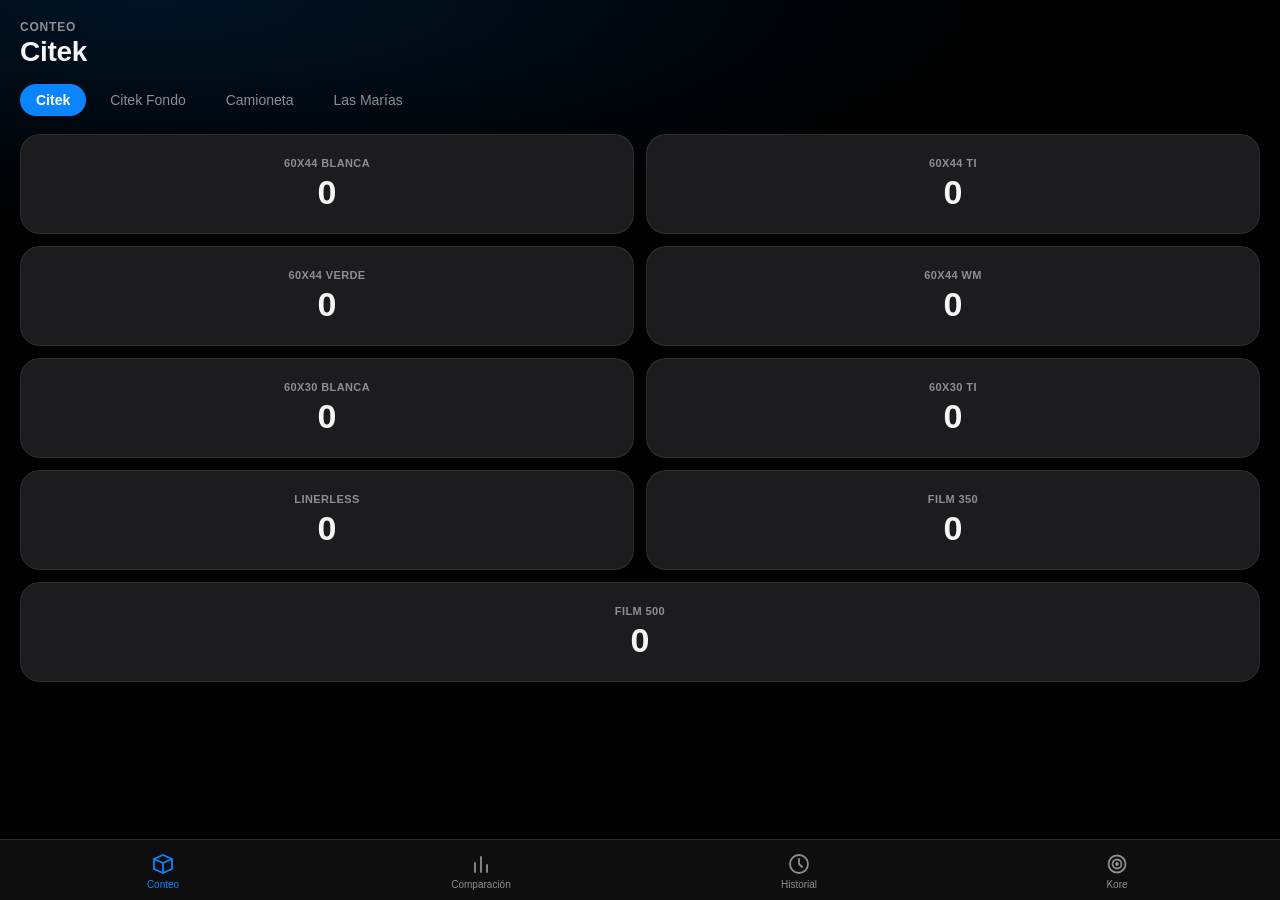
<file: index.html>
<!doctype html>
<html lang="es">
<head>
<meta charset="utf-8">
<meta name="viewport" content="width=device-width, initial-scale=1, maximum-scale=1, user-scalable=no, viewport-fit=cover">
<meta name="theme-color" content="#000000">
<meta name="apple-mobile-web-app-capable" content="yes">
<meta name="apple-mobile-web-app-status-bar-style" content="black-translucent">
<meta name="apple-mobile-web-app-title" content="Rollos">
<meta name="mobile-web-app-capable" content="yes">
<title>Conteo Rollos</title>
<link rel="manifest" href="manifest.webmanifest">
<link rel="apple-touch-icon" href="icons/icon-180.png">
<link rel="icon" href="icons/icon-192.png">
<link rel="stylesheet" href="styles.css">
</head>
<body>
<div id="app">

  <!-- CONTEO -->
  <section class="screen active" id="screen-conteo">
    <div class="scroll">
      <div class="header">
        <div class="eyebrow">Conteo</div>
        <h1 id="conteo-title">Citek</h1>
      </div>
      <div class="segmented" id="origin-tabs" role="tablist"></div>
      <div class="grid" id="conteo-grid"></div>
    </div>
  </section>

  <!-- RESUMEN -->
  <section class="screen" id="screen-resumen">
    <div class="scroll">
      <div class="header">
        <div class="eyebrow">Comparación</div>
        <h1 id="resumen-title">&nbsp;</h1>
      </div>
      <div class="hero-card" id="resumen-hero"></div>
      <div class="card list" id="resumen-list"></div>
      <button class="link-action" id="btn-ver-ficha">Ver ficha imprimible</button>
      <button class="link-action" id="btn-cerrar-mes">Cerrar mes y archivar</button>
    </div>
  </section>

  <!-- FICHA (imprimible) -->
  <section class="screen" id="screen-ficha">
    <div class="scroll">
      <div class="header row-between">
        <button class="icon-btn" id="btn-ficha-back" aria-label="Volver">
          <svg viewBox="0 0 24 24" fill="none" stroke="currentColor" stroke-width="2" stroke-linecap="round" stroke-linejoin="round"><path d="M15 6l-6 6 6 6"/></svg>
        </button>
        <button class="pill-btn no-print" id="btn-ficha-print">Imprimir</button>
      </div>
      <div class="header" style="margin-top:4px;">
        <div class="eyebrow">Ficha</div>
        <h1 id="ficha-title">&nbsp;</h1>
      </div>
      <div class="table-scroll">
        <table class="ficha-table" id="ficha-table"></table>
      </div>
      <button class="link-action no-print" id="btn-ficha-reabrir" hidden>Reabrir este mes para editarlo</button>
      <div class="hint no-print">Datos generados por Conteo Rollos.</div>
    </div>
  </section>

  <!-- HISTORIAL -->
  <section class="screen" id="screen-historial">
    <div class="scroll">
      <div class="header">
        <div class="eyebrow">Historial</div>
        <h1>Comparación mensual</h1>
      </div>
      <div class="card list" id="historial-list"></div>
    </div>
  </section>

  <!-- KORE -->
  <section class="screen" id="screen-kore">
    <div class="scroll">
      <div class="header row-between">
        <div>
          <div class="eyebrow" id="kore-eyebrow">Kore</div>
          <h1 id="kore-title">&nbsp;</h1>
        </div>
        <button class="pill-btn" id="btn-kore-toggle">Editar</button>
      </div>
      <div class="card list" id="kore-list"></div>
      <div class="hint" id="kore-hint"></div>
    </div>
  </section>

  <nav class="tabbar" id="tabbar">
    <button class="tab active" data-screen="conteo" aria-label="Conteo">
      <svg viewBox="0 0 24 24" fill="none" stroke="currentColor" stroke-width="1.8" stroke-linecap="round" stroke-linejoin="round"><path d="M3 7l9-4 9 4-9 4-9-4z"/><path d="M3 7v10l9 4 9-4V7"/><path d="M12 11v10"/></svg>
      <span>Conteo</span>
    </button>
    <button class="tab" data-screen="resumen" aria-label="Comparación">
      <svg viewBox="0 0 24 24" fill="none" stroke="currentColor" stroke-width="1.8" stroke-linecap="round" stroke-linejoin="round"><path d="M6 20V11"/><path d="M12 20V5"/><path d="M18 20v-7"/></svg>
      <span>Comparación</span>
    </button>
    <button class="tab" data-screen="historial" aria-label="Historial">
      <svg viewBox="0 0 24 24" fill="none" stroke="currentColor" stroke-width="1.8" stroke-linecap="round" stroke-linejoin="round"><circle cx="12" cy="12" r="9"/><path d="M12 7v5l3 3"/></svg>
      <span>Historial</span>
    </button>
    <button class="tab" data-screen="kore" aria-label="Kore">
      <svg viewBox="0 0 24 24" fill="none" stroke="currentColor" stroke-width="1.8" stroke-linecap="round" stroke-linejoin="round"><circle cx="12" cy="12" r="8.5"/><circle cx="12" cy="12" r="4.5"/><circle cx="12" cy="12" r="1" fill="currentColor"/></svg>
      <span>Kore</span>
    </button>
  </nav>

</div>
<script src="vendor/jspdf.umd.min.js" defer></script>
<script src="app.js" defer></script>
</body>
</html>
</file>
<file: styles.css>
* { box-sizing: border-box; margin: 0; padding: 0; -webkit-tap-highlight-color: transparent; }

:root {
  --bg: #000000;
  --surface: #1C1C1E;
  --surface-2: #2C2C2E;
  --border: rgba(255,255,255,0.08);
  --text: #F5F5F7;
  --text-secondary: #8E8E93;
  --text-tertiary: #636366;
  --accent: #0A84FF;
  --accent-bg: rgba(10,132,255,0.15);
  --success: #32D74B;
  --success-bg: rgba(50,215,75,0.15);
  --danger: #FF453A;
  --danger-bg: rgba(255,69,58,0.15);
  --safe-top: env(safe-area-inset-top, 0px);
  --safe-bottom: env(safe-area-inset-bottom, 0px);
}

html, body {
  height: 100%;
  overscroll-behavior: none;
  touch-action: manipulation;
  -webkit-user-select: none;
  user-select: none;
}

body {
  background: var(--bg);
  color: var(--text);
  font-family: -apple-system, BlinkMacSystemFont, "SF Pro Text", Helvetica, Arial, sans-serif;
}

#app {
  height: 100vh;
  height: 100dvh;
  position: relative;
  overflow: hidden;
}

.screen {
  position: absolute;
  inset: 0;
  display: none;
  background: radial-gradient(120% 45% at 12% 0%, rgba(10,132,255,0.14), transparent 55%), var(--bg);
}
.screen.active { display: block; }

.scroll {
  height: 100%;
  overflow-y: auto;
  -webkit-overflow-scrolling: touch;
  padding: calc(var(--safe-top) + 20px) 20px calc(var(--safe-bottom) + 96px) 20px;
  display: flex;
  flex-direction: column;
  gap: 16px;
}
/* flex children default to shrinking to fit the container, which silently
   compresses content instead of letting it overflow into the scrollbar -
   force every direct child to keep its natural size so overflow (and the
   scroll it drives) actually happens. */
.scroll > * { flex-shrink: 0; }

.header { display: flex; flex-direction: column; gap: 2px; }
.header.row-between { flex-direction: row; align-items: flex-start; justify-content: space-between; }
.eyebrow {
  font-size: 12px;
  font-weight: 600;
  color: var(--text-secondary);
  text-transform: uppercase;
  letter-spacing: 0.8px;
}
h1 { font-size: 28px; font-weight: 700; letter-spacing: -0.3px; }

/* segmented control (origin tabs) */
.segmented {
  display: flex;
  gap: 8px;
  overflow-x: auto;
  padding-bottom: 2px;
}
.segmented::-webkit-scrollbar { display: none; }
.seg-btn {
  flex: none;
  padding: 8px 16px;
  border-radius: 20px;
  border: none;
  font-size: 14px;
  font-weight: 500;
  color: var(--text-secondary);
  background: transparent;
  font-family: inherit;
}
.seg-btn.active {
  color: #FFFFFF;
  font-weight: 600;
  background: var(--accent);
}

/* conteo grid */
.grid {
  display: grid;
  grid-template-columns: repeat(2, minmax(0, 1fr));
  gap: 12px;
}
.grid.span-last > :last-child:nth-child(odd) { grid-column: 1 / -1; }

.cell {
  height: 100px;
  background: var(--surface);
  border: 0.5px solid var(--border);
  border-radius: 20px;
  display: flex;
  flex-direction: column;
  align-items: center;
  justify-content: center;
  gap: 4px;
}
.cell label {
  font-size: 11px;
  font-weight: 600;
  color: var(--text-secondary);
  text-transform: uppercase;
  letter-spacing: 0.4px;
  text-align: center;
}
.cell input {
  width: 100%;
  border: none;
  background: transparent;
  color: var(--text);
  font-size: 34px;
  font-weight: 700;
  font-variant-numeric: tabular-nums;
  text-align: center;
  font-family: inherit;
  -webkit-user-select: text;
  user-select: text;
}
.cell input:focus { outline: none; color: var(--accent); }
input[type=number]::-webkit-inner-spin-button,
input[type=number]::-webkit-outer-spin-button { -webkit-appearance: none; margin: 0; }
input[type=number] { -moz-appearance: textfield; }

/* hero card */
.hero-card {
  background: var(--surface);
  border: 0.5px solid var(--border);
  border-radius: 20px;
  padding: 20px 8px;
  display: flex;
}
.hero-col {
  flex: 1;
  display: flex;
  flex-direction: column;
  align-items: center;
  gap: 4px;
}
.hero-col + .hero-col { border-left: 0.5px solid rgba(255,255,255,0.1); }
.hero-col span.label {
  font-size: 11px;
  font-weight: 600;
  color: var(--text-secondary);
  text-transform: uppercase;
  letter-spacing: 0.4px;
}
.hero-col span.value {
  font-size: 26px;
  font-weight: 700;
  font-variant-numeric: tabular-nums;
}

/* card / list rows */
.card {
  background: var(--surface);
  border: 0.5px solid var(--border);
  border-radius: 20px;
  overflow: hidden;
}
.row {
  min-height: 56px;
  display: flex;
  align-items: center;
  justify-content: space-between;
  padding: 10px 16px;
  border-bottom: 0.5px solid var(--border);
  gap: 12px;
}
.row:last-child { border-bottom: none; }
.name { font-size: 15px; font-weight: 600; }
.sub { font-size: 12px; color: var(--text-secondary); margin-top: 2px; }
.title-block { display: flex; flex-direction: column; }

.badge {
  padding: 5px 10px;
  border-radius: 8px;
  font-size: 14px;
  font-weight: 700;
  font-variant-numeric: tabular-nums;
  display: flex;
  align-items: center;
  gap: 4px;
  flex: none;
}
.badge.ok { background: var(--success-bg); color: var(--success); }
.badge.short { background: var(--danger-bg); color: var(--danger); }
.badge.over { background: var(--accent-bg); color: var(--accent); }

.chevron { color: #48484A; flex: none; transition: transform 0.15s ease; }
.chevron.rotated { transform: rotate(90deg); }

.resumen-row-group { border-bottom: 0.5px solid var(--border); }
.resumen-row-group:last-child { border-bottom: none; }
.resumen-row {
  min-height: 56px;
  display: flex;
  align-items: center;
  justify-content: space-between;
  padding: 10px 16px;
  gap: 12px;
}
.origin-breakdown {
  padding: 0 16px 14px 16px;
  display: flex;
  flex-direction: column;
  gap: 6px;
}
.origin-line {
  display: flex;
  align-items: center;
  justify-content: space-between;
  padding-left: 8px;
  font-size: 13px;
}
.origin-line .origin-name { color: var(--text-secondary); }
.origin-line .origin-value { color: var(--text); font-weight: 500; font-variant-numeric: tabular-nums; }

.kore-value {
  font-size: 16px;
  font-weight: 600;
  font-variant-numeric: tabular-nums;
  color: var(--text);
}
.kore-input {
  width: 68px;
  height: 32px;
  border-radius: 9px;
  background: var(--surface-2);
  border: 0.5px solid rgba(10,132,255,0.4);
  color: var(--accent);
  font-size: 16px;
  font-weight: 600;
  font-variant-numeric: tabular-nums;
  text-align: center;
  font-family: inherit;
  -webkit-user-select: text;
  user-select: text;
}
.kore-input:focus { outline: none; }

.pill-btn {
  padding: 8px 16px;
  background: rgba(255,255,255,0.10);
  -webkit-backdrop-filter: blur(20px) saturate(180%);
  backdrop-filter: blur(20px) saturate(180%);
  border: 0.5px solid rgba(255,255,255,0.18);
  border-radius: 16px;
  color: var(--accent);
  font-size: 14px;
  font-weight: 600;
  font-family: inherit;
}

.icon-btn {
  width: 36px;
  height: 36px;
  border-radius: 18px;
  background: rgba(255,255,255,0.10);
  -webkit-backdrop-filter: blur(20px) saturate(180%);
  backdrop-filter: blur(20px) saturate(180%);
  border: 0.5px solid rgba(255,255,255,0.18);
  color: var(--text);
  display: flex;
  align-items: center;
  justify-content: center;
}
.icon-btn svg { width: 18px; height: 18px; }

/* ficha (printable table) */
.table-scroll { overflow-x: auto; -webkit-overflow-scrolling: touch; }
.ficha-table {
  border-collapse: collapse;
  width: 100%;
  min-width: 560px;
  font-size: 12px;
}
.ficha-table th, .ficha-table td {
  padding: 8px 7px;
  text-align: right;
  white-space: nowrap;
  border-bottom: 0.5px solid var(--border);
}
.ficha-table th:first-child, .ficha-table td:first-child {
  text-align: left;
  position: sticky;
  left: 0;
  background: var(--bg);
}
.ficha-table thead th {
  color: var(--text-secondary);
  font-weight: 600;
  text-transform: uppercase;
  font-size: 10px;
  letter-spacing: 0.3px;
}
.ficha-table tbody td { font-variant-numeric: tabular-nums; color: var(--text); }
.ficha-table tfoot td {
  font-weight: 700;
  font-variant-numeric: tabular-nums;
  border-top: 1px solid var(--border);
  border-bottom: none;
}
.ficha-table .diff-short { color: var(--danger); }
.ficha-table .diff-over { color: var(--accent); }
.ficha-table .diff-ok { color: var(--success); }

.link-action {
  background: none;
  border: none;
  color: var(--text-secondary);
  font-size: 14px;
  font-weight: 500;
  text-align: center;
  padding: 8px 0 4px 0;
  font-family: inherit;
}

.hint { font-size: 12px; color: var(--text-tertiary); padding-left: 4px; }

.empty-state {
  padding: 40px 16px;
  text-align: center;
  color: var(--text-secondary);
  font-size: 14px;
}

/* tab bar (liquid glass control layer) */
.tabbar {
  position: absolute;
  left: 0;
  right: 0;
  bottom: 0;
  display: flex;
  background: rgba(20,20,22,0.72);
  -webkit-backdrop-filter: blur(24px) saturate(180%);
  backdrop-filter: blur(24px) saturate(180%);
  border-top: 0.5px solid rgba(255,255,255,0.12);
  padding: 8px 4px calc(var(--safe-bottom) + 6px) 4px;
}
.tab {
  flex: 1;
  background: none;
  border: none;
  display: flex;
  flex-direction: column;
  align-items: center;
  gap: 3px;
  padding: 4px 0;
  color: var(--text-secondary);
  font-family: inherit;
  min-height: 44px;
}
.tab svg { width: 24px; height: 24px; }
.tab span { font-size: 10px; font-weight: 500; }
.tab.active { color: var(--accent); }

/* printing the ficha: only the table survives, in plain black on white */
@media print {
  @page { margin: 12mm; }
  html, body { height: auto; background: #FFFFFF; }
  #app { position: static; height: auto; overflow: visible; }
  .tabbar, .no-print { display: none !important; }
  .screen { display: none !important; background: none !important; }
  .screen.active { display: block !important; position: static !important; }
  #screen-ficha .scroll {
    height: auto;
    overflow: visible;
    padding: 0;
    display: block;
  }
  #screen-ficha .header { margin-bottom: 12px; }
  #screen-ficha .eyebrow, #screen-ficha h1, #screen-ficha .hint { color: #000000 !important; }
  #screen-ficha .icon-btn { display: none !important; }
  .table-scroll { overflow: visible; }
  .ficha-table { min-width: 0; width: 100%; font-size: 11px; }
  .ficha-table th, .ficha-table td { border-color: #999999; color: #000000 !important; }
  .ficha-table th:first-child, .ficha-table td:first-child { background: none !important; position: static; }
  .ficha-table .diff-short, .ficha-table .diff-over, .ficha-table .diff-ok { color: #000000 !important; }
}
</file>
